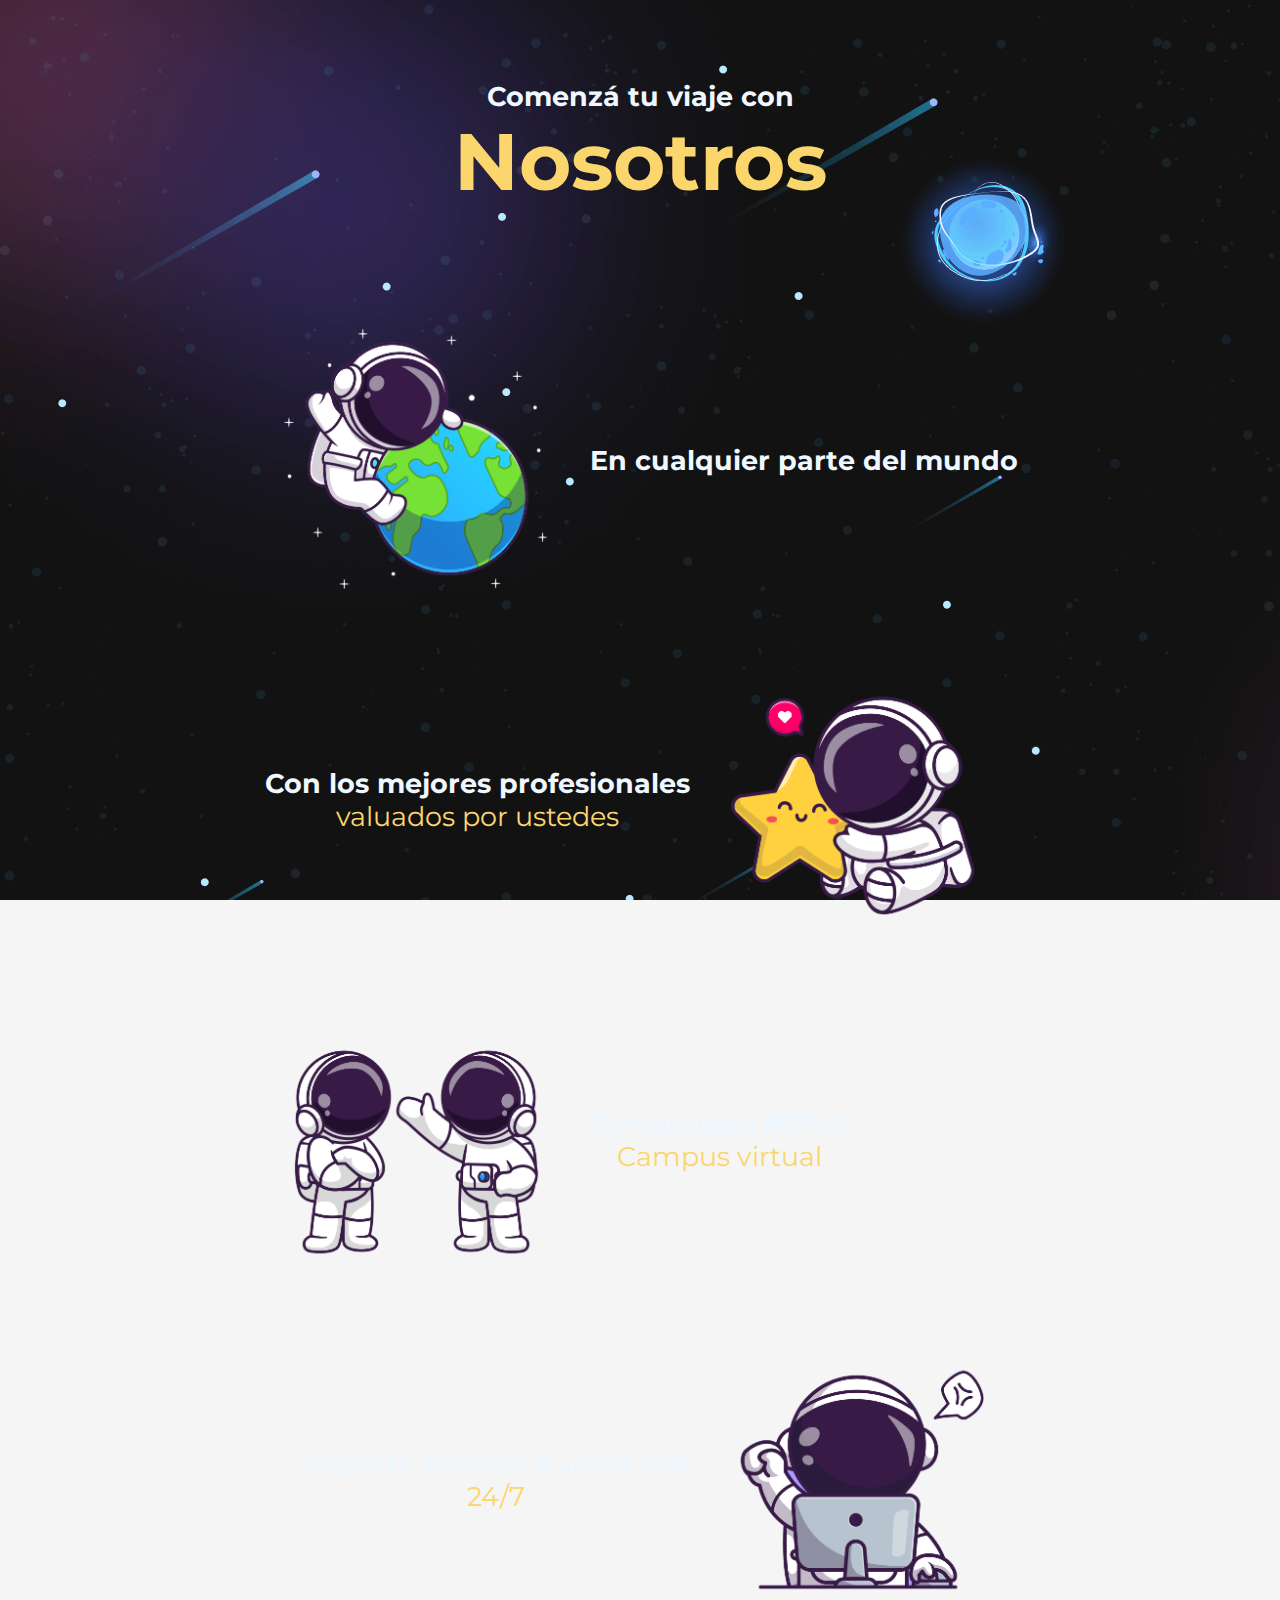
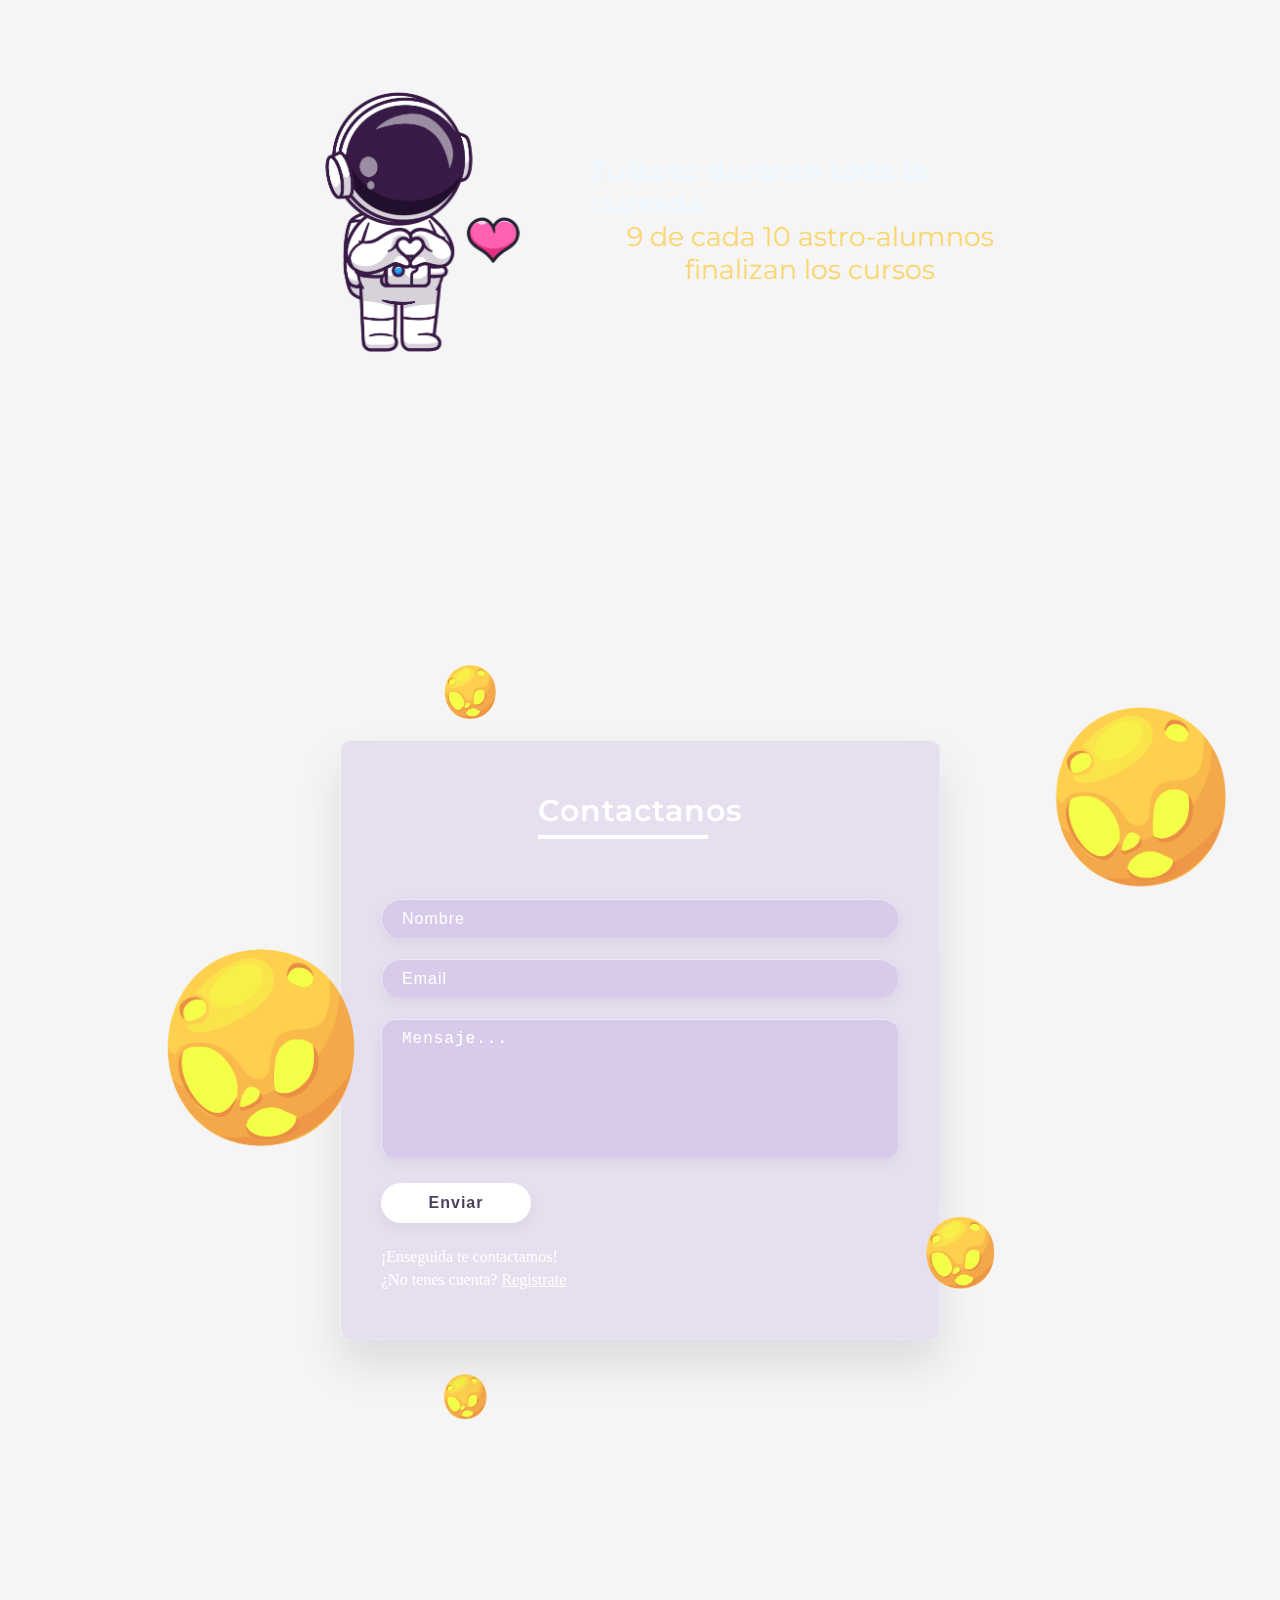
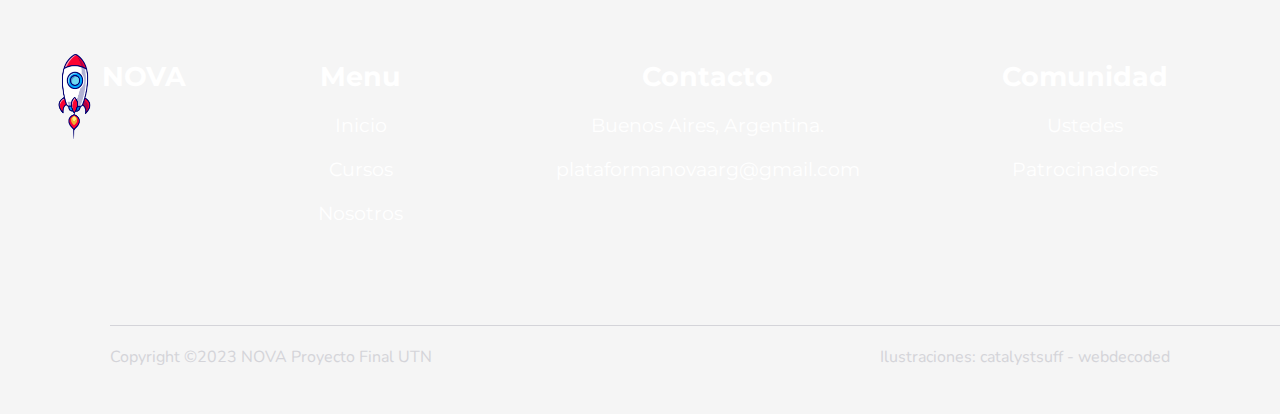
<file: index.html>
<!DOCTYPE html>
<html lang="en">
<head>
    <meta charset="UTF-8">
    <meta name="viewport" content="width=device-width, initial-scale=1.0">
    <title>Document</title>

    <!-- ESTILOS -->
    <link rel="stylesheet" href="styles.css">

    <!-- GOOGLE FONTS -->
    <link rel="preconnect" href="https://fonts.googleapis.com">
    <link rel="preconnect" href="https://fonts.gstatic.com" crossorigin>
    <link href="https://fonts.googleapis.com/css2?family=Montserrat:wght@200;300;400;500;700;800;900&family=Nunito:wght@300&display=swap" rel="stylesheet">

</head>
<body>

    <!--=================================================== SECCIÓN NOSOTROS -->
    <section class="sectionNosotros">
        <div class="tituloNosotros">
            <h3> Comenzá tu viaje con </h3>
            <span> <h2> Nosotros </h2> </span>
        </div>


        <div class="tarjetaEleginos">
            <img src="./assets/img/abrazomundo.png" alt="">
            <p> En cualquier parte del mundo</p>
        </div>

        <div class="tarjetaEleginos">
            <div class="tarjetaTexto">
                <p> Con los mejores profesionales</p>
                <span> valuados por ustedes</span>
            </div>
            <img src="./assets/img/abrazoestrella.png" alt="">
        </div>

        <div class="tarjetaEleginos">
            <img src="./assets/img/comunidadnova.png" alt="">
            <div class="tarjetaTexto">
                <p> Comunidad NOVA </p>
                <span> Campus virtual </span>
            </div>
        </div>

        <div class="tarjetaEleginos">
            <div class="tarjetaTexto">
                <p> Soporte técnico y astro bot</p>
                <span> 24/7 </span>
            </div>
            <img src="./assets/img/soporte.png" alt="">
        </div>

        <div class="tarjetaEleginos">
            <img src="./assets/img/tutores.png" alt="">
            <div class="tarjetaTexto">
                <p>Tutores durante toda la cursada</p>
                <span> 9 de cada 10 astro-alumnos </span>
                <span> finalizan los cursos </span>
                
            </div>

        </div>



    </section>


    <!--=================================================== SECCIÓN CONTACTO -->
    <section class="sectionContacto"> 
        <div class="diseñoFormulario">
            <div > <img src="./assets/img/planetaamarillo.png"   class="planeta1 planeta" alt="Planeta"></div>
            <div > <img src="./assets/img/planetaamarillo.png"  class="planeta2 planeta" alt="Planeta"> </div>
            <div > <img src="./assets/img/planetaamarillo.png"   class="planeta3 planeta" alt="Planeta"></div>
            <div > <img src="./assets/img/planetaamarillo.png"   class="planeta4 planeta" alt="Planeta"> </div>
            <div > <img src="./assets/img/planetaamarillo.png"   class="planeta5 planeta" alt="Planeta"></div>

            <div class="container">
                <div class="form">
                    <h2>Contactanos</h2>
                    <form action="">
                        <div class="inputForm">
                            <input type="text" placeholder="Nombre">
                        </div>
                        <div class="inputForm">
                            <input type="email" placeholder="Email">
                        </div>
                        <div class="inputForm">
                            <textarea name="message" id="" placeholder="Mensaje..."></textarea>
                        </div>
                        <div class="inputForm">
                            <input type="submit" value="Enviar">
                        </div>
                        <p class="text">¡Enseguida te contactamos!</p>
                        <p class="text">¿No tenes cuenta? <a href="#">Registrate</a></p>
                    </form>
                </div>
            </div>
        </div>
    </section>


    <!--=================================================== SECCIÓN FOOTER -->
    <footer>
        <div class="containerFooter" >
            <div class="containerFooter_Logo">
                <img src="./assets/img/cohetevertical.png" alt="">
                <h4> NOVA </h4>
            </div>
            <div class="containerFooter_Secciones">
                <h4>Menu</h4>
                <ul>
                    <li>Inicio</li>
                    <li>Cursos</li>
                    <li>Nosotros</li>
                </ul>
            </div>

            <div class="containerFooter_Secciones">
                <h4>Contacto</h4>
                <ul>
                    <li>Buenos Aires, Argentina.</li>
                    <li> plataformanovaarg@gmail.com </li>
                </ul>

            </div>
            <div class="containerFooter_Secciones"> 
                <h4> Comunidad</h4>
                <ul>
                    <li>Ustedes</li>
                    <li>Patrocinadores</li>
                </ul>
            </div>
        </div>
        <div class="hr_footer"></div>
        <div class="copyright">
                <p>Copyright ©2023 NOVA Proyecto Final UTN </p>
                <p> Ilustraciones: catalystsuff - webdecoded</p>
        </div>
<!-- 
        <img class="imgNubes" src="./assets/img/clouds-1.svg" alt="Nubes de color violeta">
        <img class="imgNubes2" src="./assets/img/clouds-2.svg" alt="Nubes de color violeta">
        <img class="imgNubes3" src="./assets/img/clouds-2.svg" alt="Nubes de color violeta"> -->
    </footer>



    <a href="index.js"></a>
</body>
</html>



<!-- https://www.figma.com/file/3ob5fy5tH4V0GxQYFkvwIy/Pantallas-paso-a-paso?type=design&node-id=9092%3A1170&mode=design&t=sfht67BLse5sDW7f-1 -->
</file>
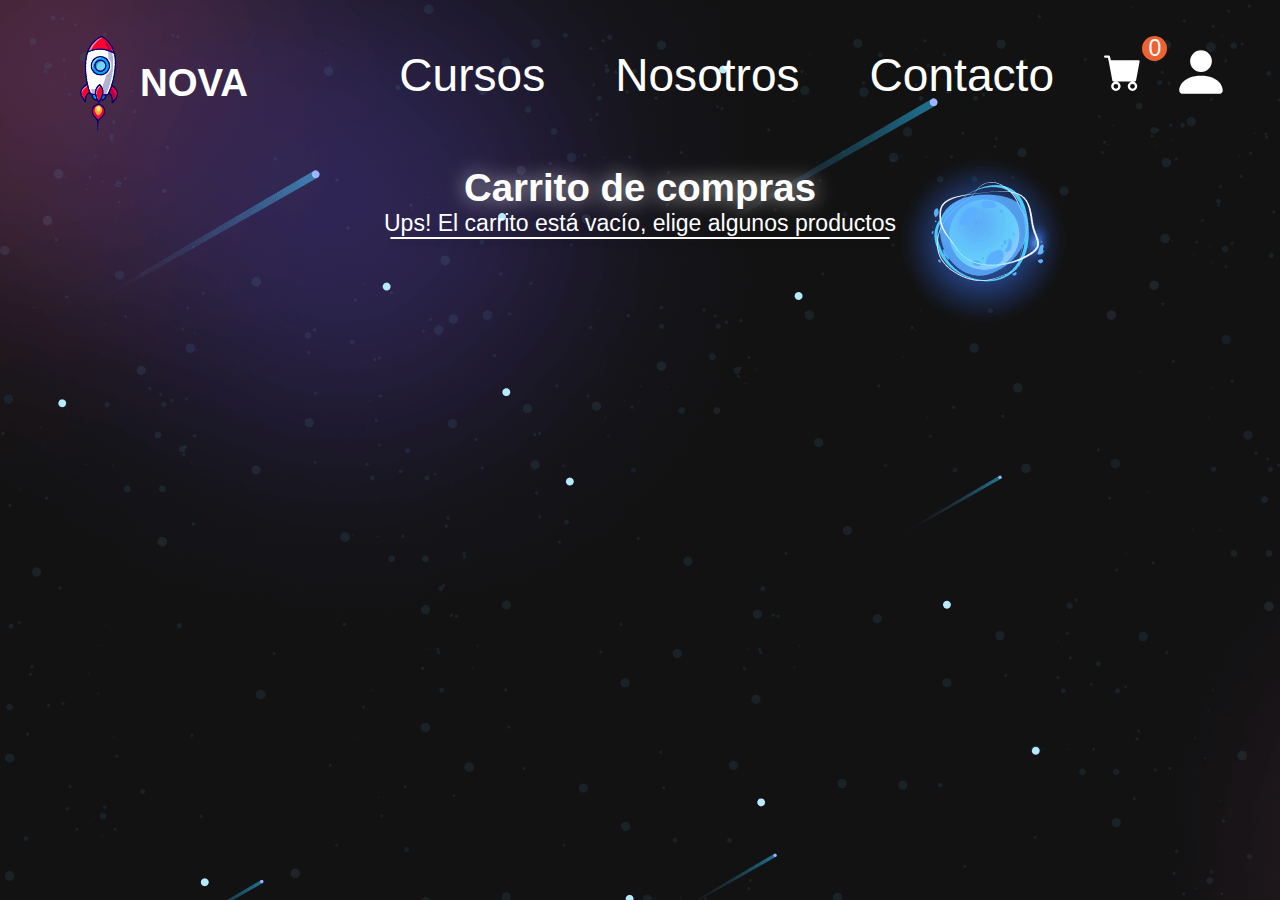
<file: cart.html>
<!DOCTYPE html>
<html lang="es">
<head>
	<meta charset="UTF-8">
	<meta http-equiv="X-UA-Compatible" content="IE=edge">
	<meta name="viewport" content="width=device-width, initial-scale=1.0">
	
	<link rel="stylesheet" href="cart.css">
	<script src="./js/cartService.js" defer></script>
	<script src="./js/cart.js" defer></script>
	<link rel="stylesheet" href="style_cart.css">
	<title>Carrito</title>
</head>
<body>
	<main>
		<header>
			<nav class="container_nav">
				<div class="container_logo">
					<a href="#Inicio" id="Volver"><img  width="50px" height="50px" class="img_log"src="./multimedia/cohete_logo.png" alt="Logo" ></a>
					<h4 class="text_logo">NOVA</h4>
				</div>
				
				<ul class="container_list" id="container_list">
					<li class="item_list  container_submenu" ><a class="item_link btn_submenu"   href="#Cursos">Cursos</a></li>
					<li class="item_list"><a class="item_link" href="#Nosotros">Nosotros</a></li>
					<li class="item_list"><a class="item_link" href="#Contacto">Contacto</a></li>
		
					<li class="icon_container" id="icon_cart">
		
						<a href="./cart.html" id="cart"><img class="icon_cart" src="./multimedia/cart-fill.svg" alt=""></a>
						<span id="cuenta-carrito">0</span></a>
						<div class="text_carrito"><a href="./cart.html">Ir al carrito</a></div>
					</li>
					
					<li class="icon_container" id="icon_user">
						<a href="./pages/perfil.html" class="icon_user"><img class="icon_user" src="./multimedia/person-fill.svg" alt=""></a>
						
					</li>
				</ul>
			</nav>
		</header>
		<h1 class="titulo_carrito">Carrito de compras</h1>
		<p id="carrito-vacio">Ups! El carrito está vacío, <a href="./index.html">elige algunos productos</a></p>
		<section id="cart-container">

		</section>

<section id="totales">
    <p>Total unidades: <span id="cantidad">0</span></p>
    <p>Total precio: $<span id="precio">0</span></p>
    <button disabled class="comprar">Comprar</button>
    <button id="reiniciar" class="reiniciar">Reiniciar</button>
</section>
</main>


</body>
</html>
</file>
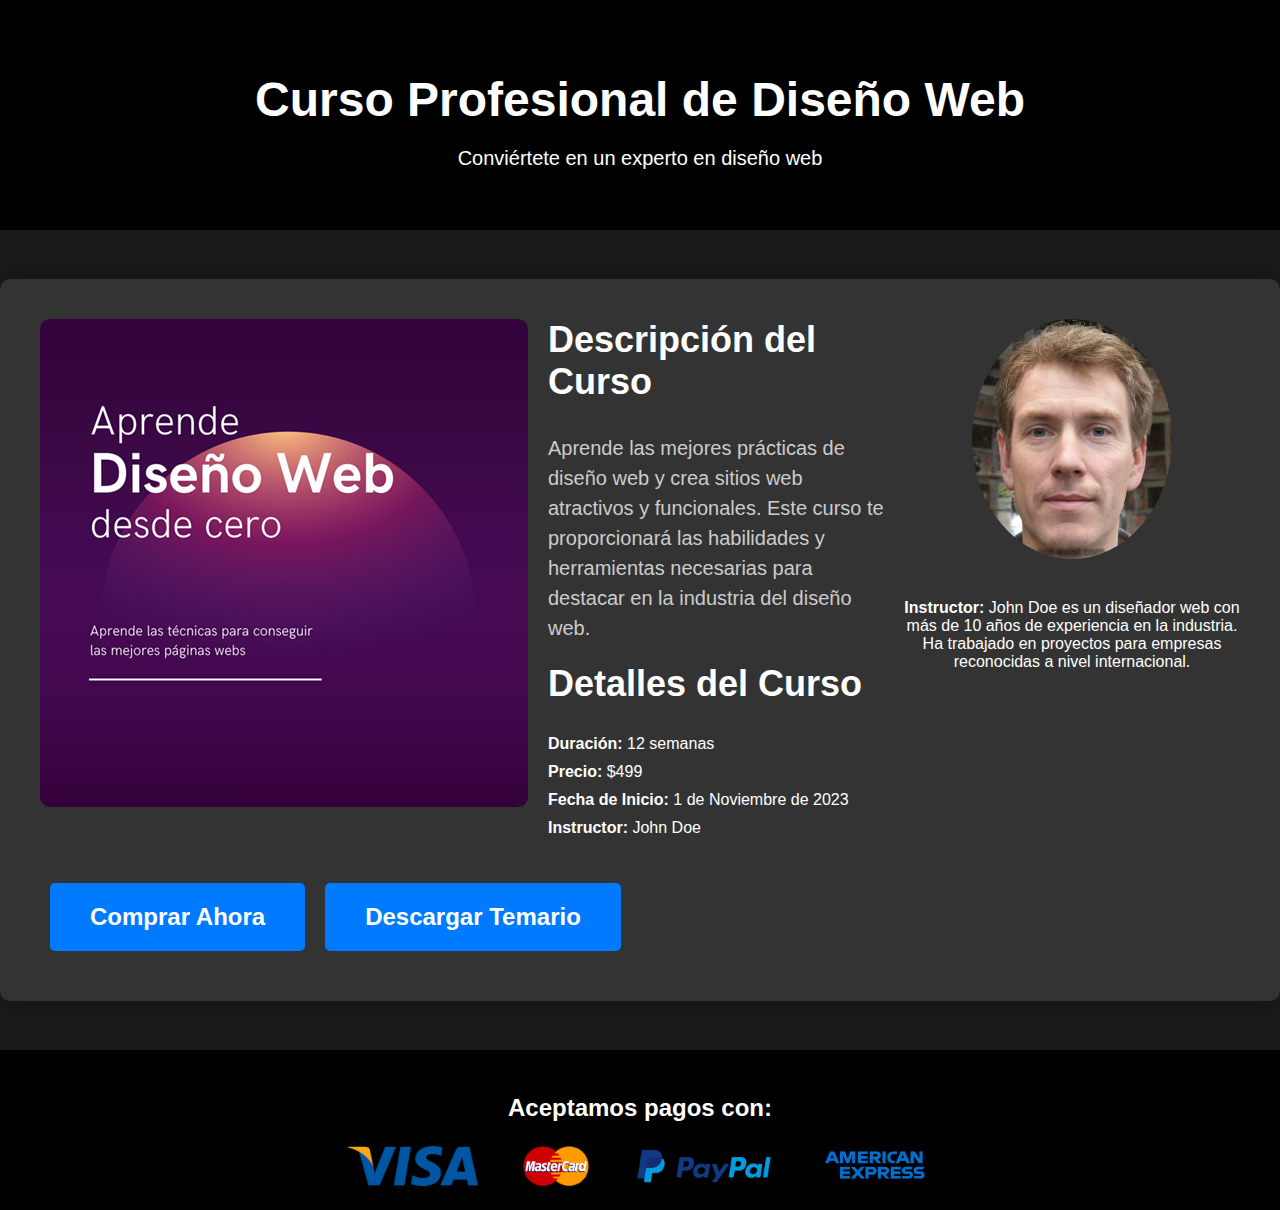
<file: pages/curso.html>
<!DOCTYPE html>
<html lang="en">
<head>
    <meta charset="UTF-8">
    <meta name="viewport" content="width=device-width, initial-scale=1.0">
    <link rel="stylesheet" href="./styles.css">
    <title>Curso Profesional de Diseño Web</title>
</head>
<body>
    <header class="header">
        <h1>Curso Profesional de Diseño Web</h1>
        <p>Conviértete en un experto en diseño web</p>
    </header>
    <main class="main">
        <section class="curso-info">
            <div class="curso-image">
                <img src="../img/curso.png" alt="Curso de Diseño Web">
            </div>
            <div class="curso-details">
                <h2>Descripción del Curso</h2>
                <p>Aprende las mejores prácticas de diseño web y crea sitios web atractivos y funcionales. Este curso te proporcionará las habilidades y herramientas necesarias para destacar en la industria del diseño web.</p>
                <h2>Detalles del Curso</h2>
                <ul>
                    <li><strong>Duración:</strong> 12 semanas</li>
                    <li><strong>Precio:</strong> $499</li>
                    <li><strong>Fecha de Inicio:</strong> 1 de Noviembre de 2023</li>
                    <li><strong>Instructor:</strong> John Doe</li>
                </ul>
            </div>
            <div class="profesor">
                <img src="images/profesor.jpg" alt="John Doe - Instructor">
                <p><strong>Instructor:</strong> John Doe es un diseñador web con más de 10 años de experiencia en la industria. Ha trabajado en proyectos para empresas reconocidas a nivel internacional.</p>
            </div>
            <div class="buttons">
                <a href="#" class="comprar-btn">Comprar Ahora</a>
                <a href="temario.pdf" download class="descargar-btn">Descargar Temario</a>
            </div>
        </section>
    </main>
    <section class="payment-banner">
        <h3>Aceptamos pagos con:</h3>
        <div class="payment-logos">
            <img src="images/visa.png" alt="Visa">
            <img src="images/MasterCard.png" alt="MasterCard">
            <img src="images/Paypal.png" alt="PayPal">
            <img src="images/american-express.png" alt="American Express">
        </div>
    </section>
</body>
</html>
</file>
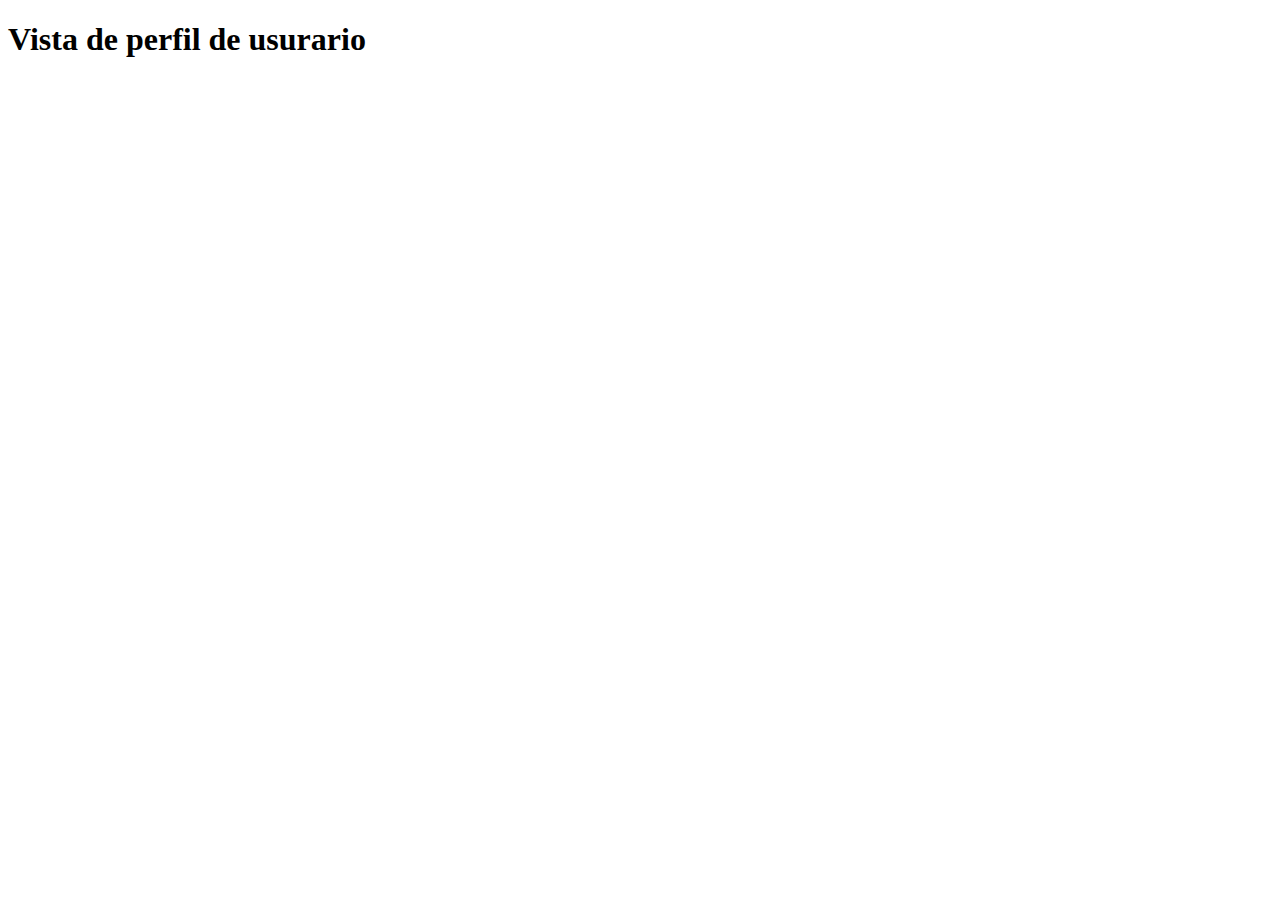
<file: pages/perfil.html>
<!DOCTYPE html>
<html lang="en">
<head>
    <meta charset="UTF-8">
    <meta name="viewport" content="width=device-width, initial-scale=1.0">
    <title>Perfil</title>
</head>
<body>
    <h1>Vista de perfil de usurario</h1>
</body>
</html>
</file>
<file: styles.css>
* {
    margin: 0px;
    padding: 0px;
    box-sizing: border-box;
    list-style: none;
}

:root {
    --poppins: 'Poppins', sans-serif;
    /* 200;300;400;500;600;700;800 */
    --colornova: #6c15bd;
    --colornovacontraste: #522879;
    --colornovaverde: #41bd3f;
    --color1: #0fffc6;
    --color2: #d3ff80;
    --color3: #030221;
    --color4: #5534ba;
    --color45: #9E5AFF;
    --color5: #d992f7;


    --Monsterrat: 'Montserrat', sans-serif;
    --Nunito: 'Nunito', sans-serif;
    --fontsizeH4: 1.7rem;
    --fontsizeH3: 2.2rem;
    --fontsizeH2: 5rem;


    --amarillo: #FBD66D;



}

body{
    /* Imagen fondo canva fija */
    background: whitesmoke url(./assets/img/banner-bg.png) fixed ;
}

/* ======================================= SECCIÓN NOSOTROS */
.sectionNosotros{
    min-height: 100vh;
    display: flex;
    color: aliceblue;
    flex-direction: column;
}

.tituloNosotros{
    display: flex;
    flex-direction: column;
    align-items: center;
    margin-top: 80px;
    margin-bottom: 80px;
}


.tituloNosotros h3,h2{
    font-family: var(--Monsterrat);
}

.tituloNosotros h3{
    font-size: var(--fontsizeH4);
}
.tituloNosotros h2{
    font-size: var(--fontsizeH2);
}


.sectionNosotros img {
    width: 340px;
    height: 340px;
    transform: scaleX(-1);
}

.sectionNosotros .tarjetaEleginos:nth-child(odd){
    /* background-color: #0fffc6; */
    display: flex;
    flex-direction: row;
    justify-content: flex-end;
    align-items: center;
    font-size: var(--fontsizeH4);
    font-family: var(--Monsterrat);
}

.sectionNosotros .tarjetaEleginos:nth-child(even){
    /* border: 1px solid yellow; */
    display: flex;
    flex-direction: row;
    align-items: center;
    font-size: var(--fontsizeH4);
    font-family: var(--Monsterrat);
}

.tarjetaEleginos{
    display: flex;
    flex-direction: column;
    margin-left: 250px;
    margin-right: 250px;
}

.tarjetaTexto{
    display: flex;
    flex-direction: column;
    align-items: center;
}

.tarjetaEleginos .tarjetaTexto p{
    font-weight: bold;
}

.tarjetaEleginos p{
    font-weight: bold;
}

.sectionNosotros div span{
    color: var(--amarillo);
}

/* ======================================= SECCIÓN CONTACTO */
.sectionContacto {
    display: flex;
    justify-content: center;
    align-items: center;
    min-height: 100vh;
    margin-top: 200px;
}

.diseñoFormulario {
    position: relative;
}

.diseñoFormulario .planeta {
    position: absolute;
    /* backdrop-filter: blur(5px); */
    /* box-shadow: 0 25px 45px rgb(0, 0, 0, 0.1); */
    /* border: 1px solid rgb(255, 255, 255, 0.5);
    border-right: 1px solid rgb(255, 255, 255, 0.2);
    border-bottom: 1px solid rgb(255, 255, 255, 0.2);
    background: rgb(255, 255, 255, 0.1); */
    animation: animate 10s linear infinite;
    animation-delay: calc(-1s * var(--i));
}

@keyframes animate {
    0%,
    100% {
        transform: translateY(-40px);
    }

    50% {
        transform: translateY(40px);
    }
}

.diseñoFormulario  div .planeta1 {
    top: -50px;
    right: -300px;
    width: 200px;
    height: 200px;
}

.diseñoFormulario div .planeta2 {
    top: 190px;
    left: -190px;
    width: 220px;
    height: 220px;
    z-index: 2;
}

.diseñoFormulario div .planeta3 {
    bottom: 50px;
    right: -60px;
    width: 80px;
    height: 80px;
    z-index: 2;
}

.diseñoFormulario div .planeta4 {
    bottom: -80px;
    left: 100px;
    width: 50px;
    height: 50px;
}

.diseñoFormulario div .planeta5 {
    top: -80px;
    left: 100px;
    width: 60px;
    height: 60px;
}


.container {
    position: relative;
    width: 600px;
    min-height: 600px;
    background: rgba(97, 32, 188, 0.1);
    border-radius: 10px;
    display: flex;
    justify-content: center;
    align-items: center;
    backdrop-filter: blur(5px);
    box-shadow: 0 25px 45px rgb(0, 0, 0, 0.1);
    border: 1px solid rgb(255, 255, 255, 0.5);
    border-right: 1px solid rgb(255, 255, 255, 0.2);
    border-bottom: 1px solid rgb(255, 255, 255, 0.2);
}

.form {
    position: relative;
    width: 100%;
    height: 100%;
    padding: 40px;

}

.form h2 {
    position: relative;
    color: #fff;
    font-size: 30px;
    font-weight: 600;
    letter-spacing: 1px;
    margin-bottom: 70px;
    text-align: center;
}

.form h2:before {
    content: '';
    position: absolute;
    bottom: -10px;
    width: 170px;
    height: 4px;
    background: #fff;
}

.form .inputForm {
    width: 100%;
    margin-top: 20px;
}

.form .inputForm input {
    width: 100%;
    background: rgba(97, 32, 188, 0.1);;
    border: none;
    outline: none;
    padding: 10px 20px;
    border-radius: 35px;
    border: 1px solid rgb(255, 255, 255, 0.5);
    border-right: 1px solid rgb(255, 255, 255, 0.2);
    border-bottom: 1px solid rgb(255, 255, 255, 0.2);
    font-size: 16px;
    letter-spacing: 1px;
    color: #fff;
    box-shadow: 0 5px 15px rgb(0, 0, 0, 0.05);
}

.form .inputForm textarea {
    width: 100%;
    height: 140px;
    resize: none;
    background: rgba(97, 32, 188, 0.1);;
    border: none;
    outline: none;
    padding: 10px 20px;
    border-radius: 15px;
    border: 1px solid rgb(255, 255, 255, 0.5);
    border-right: 1px solid rgb(255, 255, 255, 0.2);
    border-bottom: 1px solid rgb(255, 255, 255, 0.2);
    font-size: 16px;
    letter-spacing: 1px;
    color: #fff;
    box-shadow: 0 5px 15px rgb(0, 0, 0, 0.05);
}

.form .inputForm input::placeholder {
    color: #fff;
}

.form .inputForm textarea::placeholder {
    color: #fff;
}

/* El input que tenga type submit */
.form .inputForm input[type="submit"] {
    background: #fff;
    color: rgba(17, 2, 39, 0.761);
    max-width: 150px;
    cursor: pointer;
    margin-bottom: 20px;
    font-weight: 600;
    transition: .5s ease-in-out;
}

.form .inputForm input[type="submit"]:hover {
    background: rgba(255, 255, 255, 0.2);
    color: #fff;
    font-weight: 600;
}

.text {
    margin-top: 5px;
    color: #fff;
}

.text a {
    margin-top: 5px;
    color: #fff;
}




/* ======================================= SECCIÓN FOOTER */
footer{ 
    position: relative;
    height: fit-content;
    /* border: 1px solid red; */
    color:white
}

.containerFooter{
    display: flex;
    /* border: 1px solid white; */
    flex-direction:row ;
    justify-content: space-evenly;    
    margin-top: 110px;
}

.containerFooter_Logo{
    display:flex;
    align-items: flex-start;
    /* border: 1px solid rgb(35, 115, 41); */
    margin: 60px 10px;
    font-family: var(--Monsterrat);
    position: relative;
}

footer .containerFooter_Logo img{
    width: 46px;
    height: 86px;
    position: absolute;
    right: 87px;
    bottom: 125px;
}

footer .containerFooter .containerFooter_Logo h4{
    font-size: var(--fontsizeH4);
    font-weight: bold;
}

footer .containerFooter .containerFooter_Secciones  h4{
    font-size: var(--fontsizeH4);
    font-weight: bold;
}

.containerFooter_Secciones{
    display:flex;
    flex-direction: column;
    align-items: center;
    /* border: 1px solid lightskyblue; */
    margin: 60px 10px;
    font-family: var(--Monsterrat);
}

footer .containerFooter div ul{
    padding: 20px;
    display: flex;
    flex-direction: column;
    align-items: center;
}

footer .containerFooter div ul li{
    margin-bottom: 20px;
    font-size: 1.2rem;
}

.hr_footer{
    height: 1px;
    width: 1679px;
    /* opacity: .2; */
    background-color: #d4d4d9;
    /* margin-top: 40px; */
    margin-left:110px;
    margin-right: 110px;
}

.copyright{
    display: flex;
    justify-content: space-between;
    margin: 20px 110px;
    padding-bottom: 26px;
    color: #d4d4d9;
    font-family: gra;
    font-family: var(--Nunito);

}


/* 
.imgNubes, .imgNubes2, .imgNubes3 {
    position: absolute;
    bottom: -20rem;
    max-width: initial;
}

.imgNubes{
    width: 100%;
    left: 0;
    right: -6rem;
}

.imgNubes2{
    width: 80%;
    right: -4rem;
}

.imgNubes2{
    width: 80%;
    right: -4rem;
    transform: scaleX(-1);
} */
</file>
<file: cart.css>
*{
    color: white;
    font-size: 1.2rem;
    text-decoration: none;
}
main{
    background: whitesmoke url("./multimedia/fondo.png") fixed ;
    min-height: 100vh;
}
.titulo_carrito{
    display: flex;
    justify-content: center;
    color: white;
    font-size: 2rem;
    text-shadow: 0 0 20px rgba(255, 255, 255, 0.693);
}

#cart-container {
    max-width: 500px;
    margin: auto;
    border: 1px solid white;
    display: flex;
    flex-direction: column;
    background: #8c00ffec;
    border-radius: 40px;
    box-shadow: 0px 5px 5px rgba(0, 0, 0, 0.2);


}

.tarjeta-producto {
    display: flex;
    justify-content: space-around;
    align-items: center;
    height: 100px;
    gap: 20px;
    box-shadow: 0px 5px 5px rgba(28, 27, 27, 0.062);

}

.tarjeta-producto img {
    height: 100%;
}

.tarjeta-producto h3 {
    width: 130px;
}

.tarjeta-producto div {
    /* background-color: var(--color-acento-claro); */
    padding: 3px;
    border-radius: 5px;
}

#totales {
    text-align: center;
    margin-top: 50px;
}
#totales p{
    margin-bottom: 20px;
}


#carrito-vacio {
    text-align: center;
}

.tarjeta-producto button{
    border-radius: 20px;
    height: 25px;
    width: 50px;
    padding-bottom: 5px;
}

#totales button{
    padding: 5px 10px;
    margin: 0 5px;
    padding: 10px 20px;
    background-color: #8e00ff;
    color: white;
    border: none;
    cursor: pointer;
    border-radius: 50px;
    font-size: 1rem;
}
.botones {
    display: flex; 
    justify-content: space-around;
}

.boton {
    display: flex; 
    justify-content: center; 
    align-items: center; 
    width: 50px; 
    height: 50px; 
    font-size: 24px; 
    border: none;
    background-color: var(--color-acento-claro);
    border: 1px solid rgba(255, 255, 255, 0.141);
    color: white; 
    cursor: pointer; 
    border-radius: 10px;
}

.simbolo {
    display: inline-block; 
}
.cantidad{
    margin: 0px 10px;
}
.reiniciar:hover{
    text-shadow: 0 0 20px rgb(255, 255, 255);
}
.comprar:hover{
    text-shadow: 0 0 20px rgb(255, 255, 255);

}
</file>
<file: style_cart.css>
:root {
    --poppins: 'Poppins', sans-serif;
    /* 200;300;400;500;600;700;800 */
    --colornova: #6c15bd;
    --colornovacontraste: #522879;
    --colornovaverde: #41bd3f;
    --color1: #0fffc6;
    --color2: #d3ff80;
    --color3: #030221;
    --color4: #5534ba;
    --color45: #9E5AFF;
    --color5: #d992f7;

    --Monsterrat: 'Montserrat', sans-serif;
    --Nunito: 'Nunito', sans-serif;
    --fontsizeH4: 1.7rem;
    --fontsizeH3: 2.2rem;
    --fontsizeH2: 5rem;

    --amarillo: #FBD66D;
    --color-acento: #ee6130;
    --color-acento-claro: #ee613033;
    --color-texto: black;

}

*{
    color: white;
    margin: 0;
    padding: 0;
    box-sizing: border-box;
    list-style: none;
    font-family: 'Poppins', sans-serif;
    text-decoration: none;
    scroll-behavior: smooth;
}
/* -----Boton para volver al inicio */


/* -----------------Inicio estilos del HOME----------- */
.main{
    background: whitesmoke url("./multimedia/fondo.png") fixed ;
    min-height: 100vh;
}
.escondido {
    display: none;
}


.icon_cart{
    width: 2rem;
}
.icon_container .icon_cart{
    margin:  17px auto ;
}
.text_carrito{
    position: absolute;
    border: 1px solid white;
    display: flex;
    padding: 20px 0px;
    width: 100px;
    border-radius: 10px;
    transition: .5s;
    background: rgba(97, 32, 188, 0.1);
    margin: auto;
    font-size: 1.1rem;
    justify-content: center;
    opacity: 0;
    visibility: hidden;
    overflow: visible;
    transition: .5s;
}

.icon_user{
    width: 3rem;
    position: relative;

}

.submenu_user{
    border: 1px solid white;
    position: absolute;
    right: 10%;
    display: flex;
    flex-direction: column;
    gap: 15px;
    margin: auto;
    padding: 20px 10px;
    margin-top: 10px;
    border-radius: 10px;
    background: rgba(97, 32, 188, 0.1);
    font-size: 1.1rem;
    opacity: 0;
    visibility: hidden;
    overflow: visible;
    transition: .5s;
    z-index: 1000;
}
.item_user{
    display: flex;
    gap: 5px;
}
.container_logo{
    position: absolute;
    display: flex;
    align-items:center;
    position: relative;

}
.text_logo{
    position: absolute;
    margin-left: 140%;
    display: block;
    /* padding: 20px; */
    font-size: 2rem;

} 

.img_log{
    height: 100px;
    width:100px;
    transform: rotate(-22deg);
    margin: 30% 50%;
}






.header{
    display: flex;
    justify-content: space-between;
    
}
.container_nav{
    display: flex;
    width: 100vh;


}

.container_list{
    height: 150px;
    padding-right: 50px;
    width: 100%;
}
.container_nav{
    width: 100%;
}
.item_link{
    display: block;
    padding: 20px;
    font-size: 1.1em;

}
.submenu .item_link{
    padding-left: 10%;
    text-decoration: none;

}
.container_list{
    display: flex;
    justify-content: flex-end;
    gap : 30px;
    align-items: center;
}
.container_submenu{
    position: relative;
}
.submenu{
    display: flex;
    flex-direction: column;
    position: absolute;
    width: 250px;
    overflow: visible;
    z-index: 1000;
    opacity: 0;
    visibility: hidden;
    border: 1px solid white ;
    padding: 30px 0px;
    padding-left: 10px;
    font-size: 1.5em;
    font-weight: lighter;
    gap: 20px;
    transition: .2s;
}
.container_submenu:hover .submenu{
    opacity: 1;
    visibility: visible;
    transition: .7s;
    text-shadow: 0 0 0px rgb(255, 255, 255);
    background: rgba(97, 32, 188, 0.1);
    border-radius: 10px;

}
.submenu .item_link_:hover{
    transition: .5s;
    border-bottom: 1px solid white;
    text-shadow: 0 0 20px rgb(255, 255, 255);
    margin-left: 10px;

}
.item_link{
    font-size: 2em;
}
.item_list .registro{
    border: 1px solid white;
    border-radius: 40px;
    padding: 10px;
}
/*------------------------------Fin de estilos del HOME------------------- */








/* ======================================= SECCIÓN NOSOTROS */










.pagination-button {
    padding: 5px 10px;
    margin: 0 5px;
    padding: 10px 20px;
    background-color: #8e00ff;
    color: white;
    border: none;
    cursor: pointer;
    border-radius: 50px;
    font-size: 1rem;
}

.pagination-info {
    font-weight: bold;
    font-size: 1.5rem;
    color: white;
}
.btn_carrito{
    font-size: larger;
    background-color: var(--color-acento);
    border-radius: 5px;
    padding: 5px 10px;
    color: white;
    border: unset;
    cursor: pointer;
    padding: auto;
    /* margin: auto; */
}

#cuenta-carrito {
    position: absolute;
    /* el nav es el realtive  */
    background-color: var(--color-acento);
    border-radius: 100%;
    display: inline-block;
    height: 25px;
    line-height: 25px;
    aspect-ratio: 1;
    text-align: center;
    /* margin-bottom: 15px; */
}
</file>
<file: pages/styles.css>
body {
    font-family: 'Arial', sans-serif;
    margin: 0;
    padding: 0;
    background-color: #1a1a1a;
    color: #fff;
}

.header {
    background-color: #000;
    text-align: center;
    padding: 40px 0;
    color: #fff;
}

.header h1 {
    font-size: 48px;
    font-weight: bold;
    margin-bottom: 10px;
}

.header p {
    font-size: 20px;
}

.main {
    display: flex;
    justify-content: center;
    align-items: center;
    min-height: calc(100vh - 80px);
}

.curso-info {
    background-color: #333;
    border-radius: 10px;
    box-shadow: 0px 0px 30px rgba(0, 0, 0, 0.2);
    display: flex;
    justify-content: space-between;
    flex-wrap: wrap;
    max-width: 1200px;
    width: 100%;
    padding: 40px;
}

.curso-image img {
    max-width: 100%;
    height: auto;
    border-radius: 10px;
    margin-bottom: 20px;
}

.curso-details {
    flex: 1;
    padding-left: 20px;
}

.curso-details h2 {
    font-size: 36px;
    font-weight: bold;
    margin-top: 0;
    color: #fff;
}

.curso-details p {
    font-size: 20px;
    line-height: 1.5;
    color: #ccc;
}

ul {
    list-style-type: none;
    padding: 0;
}

ul li {
    margin-bottom: 10px;
}

.profesor {
    flex: 1;
    padding-left: 20px;
    text-align: center;
}

.profesor img {
    max-width: 200px;
    height: auto;
    border-radius: 50%;
    margin-bottom: 20px;
}

.buttons {
    text-align: center;
    margin-top: 20px;
    display: flex;
    flex-wrap: wrap;
    justify-content: center;
}

.comprar-btn, .descargar-btn {
    display: inline-block;
    padding: 20px 40px;
    font-size: 24px;
    font-weight: bold;
    text-align: center;
    text-decoration: none;
    color: #fff;
    background-color: #007bff;
    border: none;
    border-radius: 5px;
    margin: 10px;
    cursor: pointer;
    transition: background-color 0.3s ease-in-out;
}

.comprar-btn:hover, .descargar-btn:hover {
    background-color: #0056b3;
}

.payment-banner {
    background-color: #000;
    text-align: center;
    padding: 20px 0;
    color: #fff;
}

.payment-banner h3 {
    font-size: 24px;
    font-weight: bold;
}

.payment-logos img {
    max-height: 40px;
    margin: 0 20px;
}

@media screen and (max-width: 768px) {
    .curso-info {
        flex-direction: column;
        align-items: center;
    }

    .curso-details, .profesor {
        flex: none;
        padding-left: 0;
        text-align: center;
    }

    .buttons {
        flex-direction: column;
        align-items: center;
    }
}
</file>
